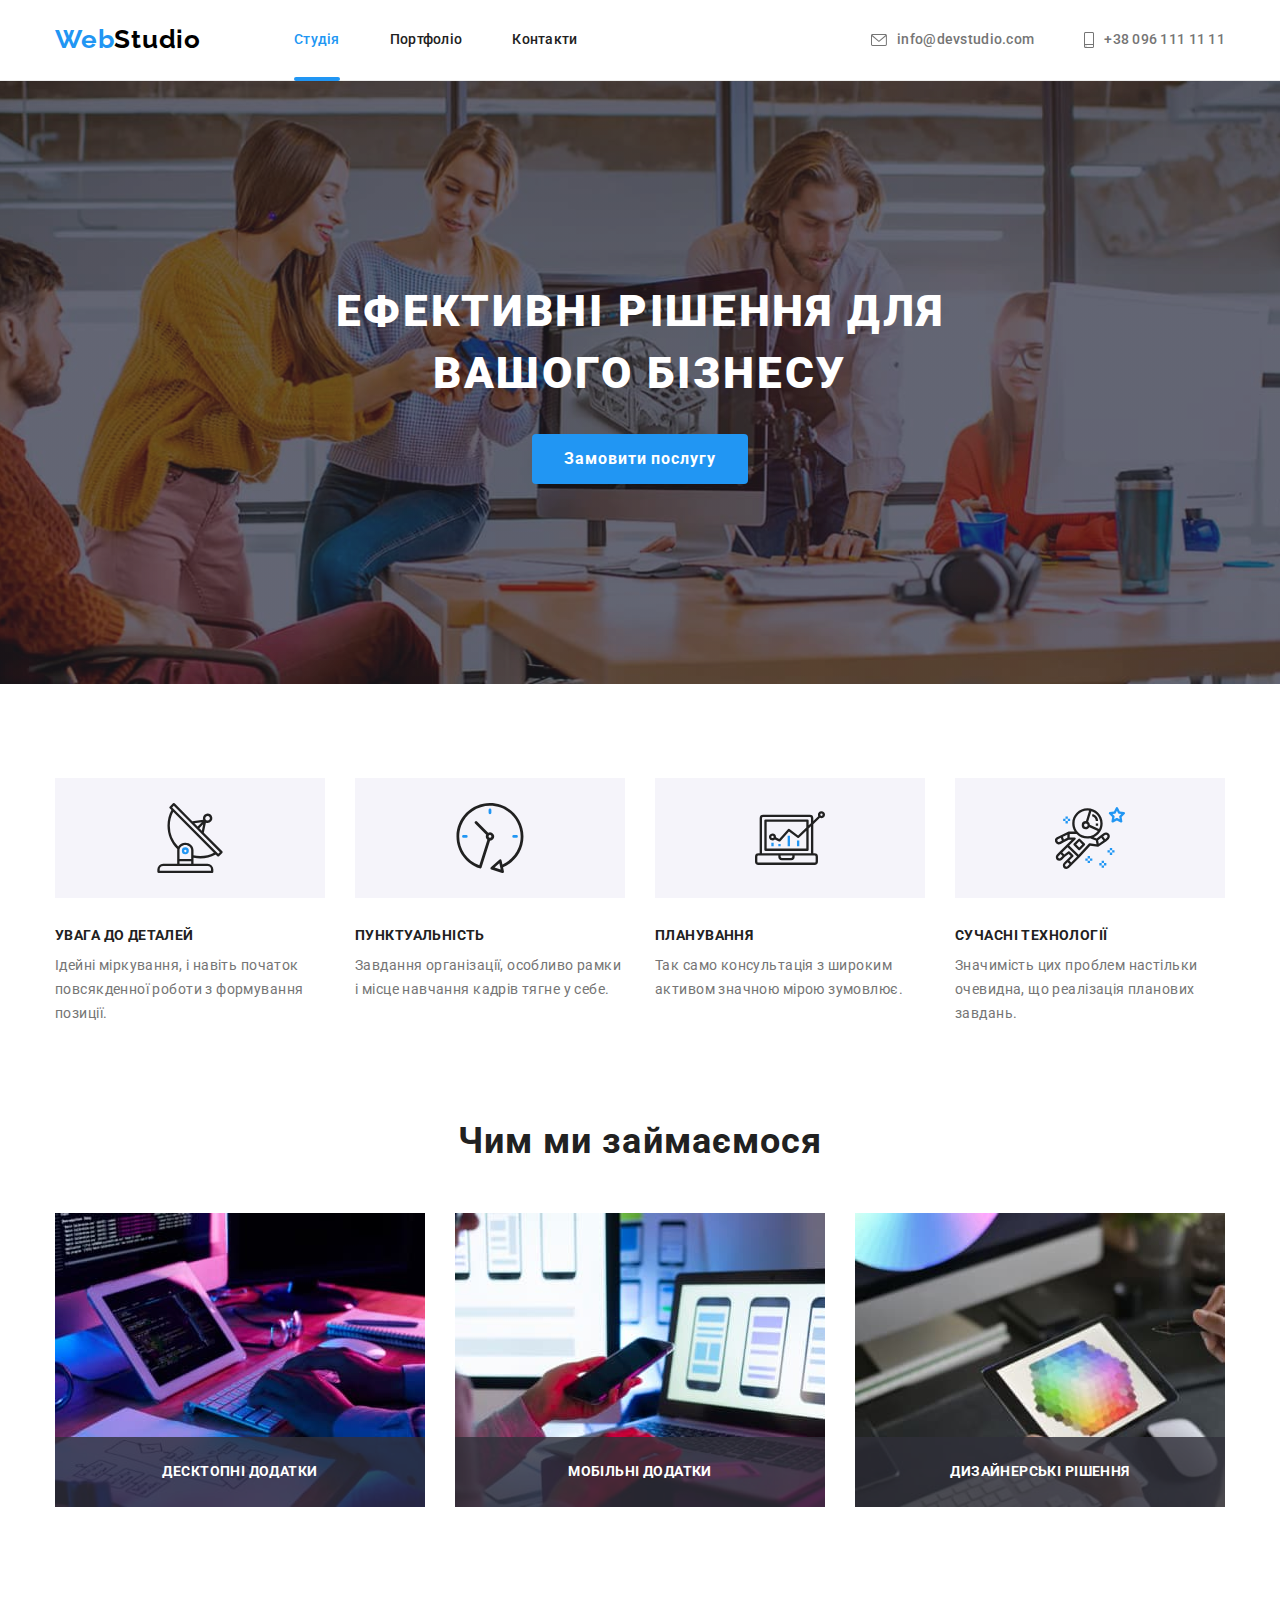
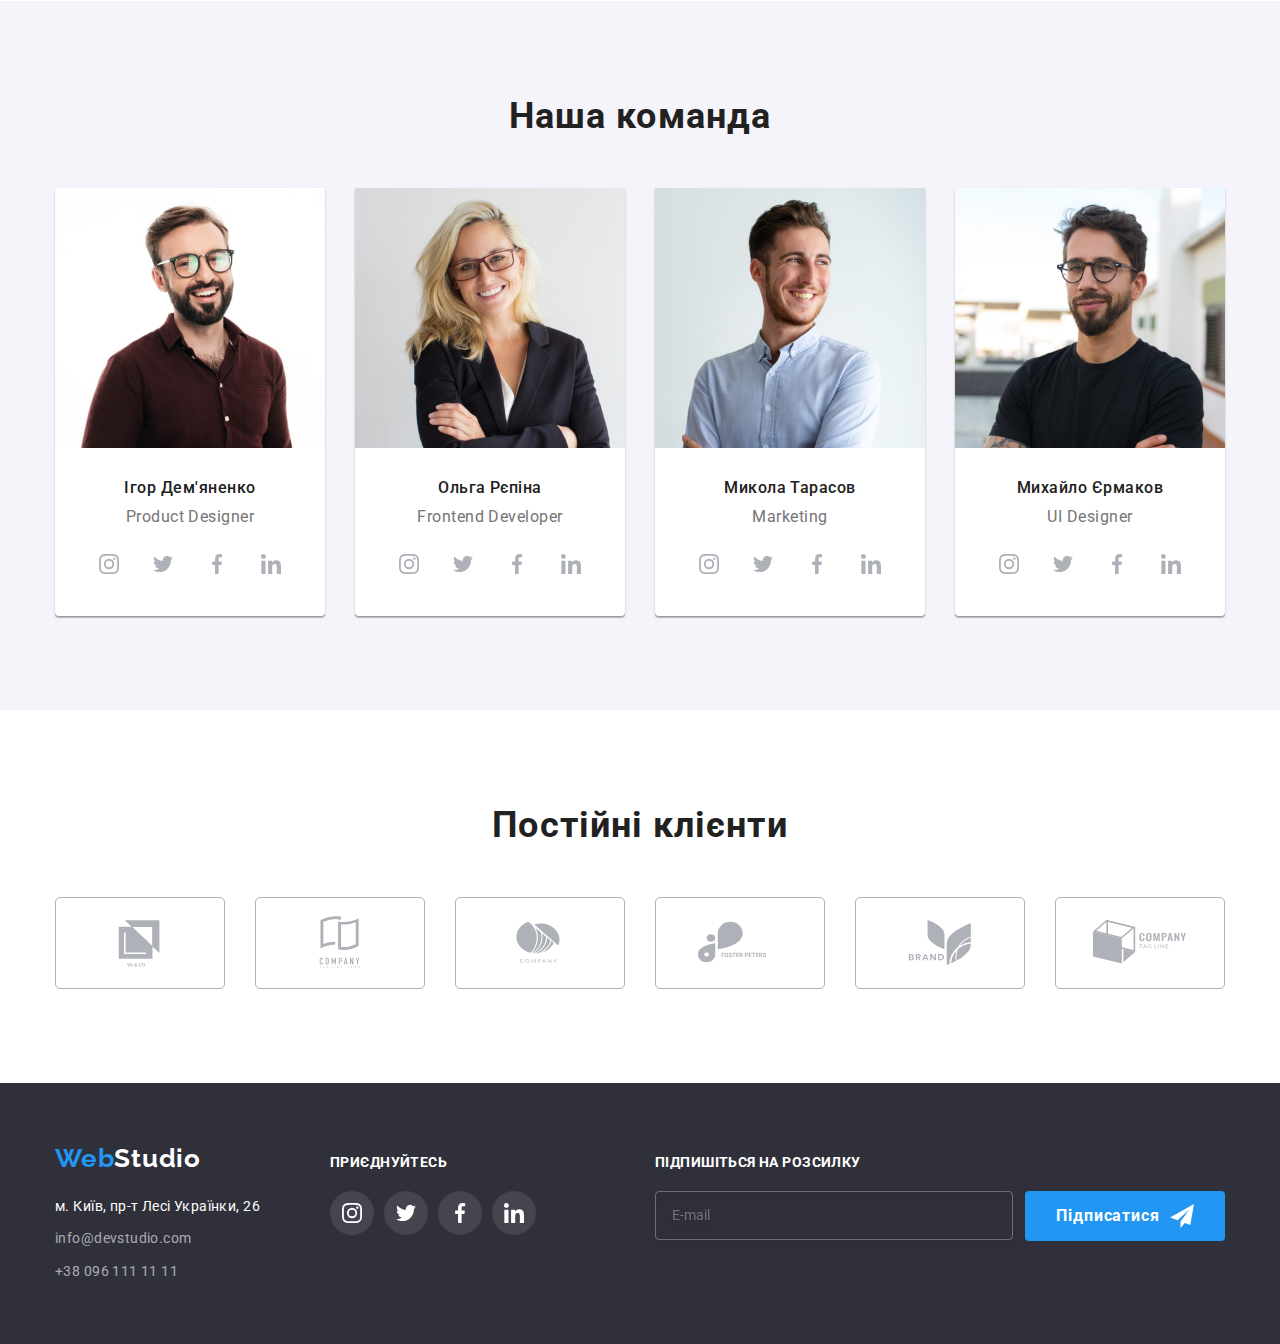
<file: index.html>
<!DOCTYPE html>
<html lang="uk">
    <head>
        <meta charset="UTF-8" />
        <meta http-equiv="X-UA-Compatible" content="IE=edge" />
        <meta name="viewport" content="width=device-width, initial-scale=1.0" />
        <title>Web Studio</title>
        <link rel="preconnect" href="https://fonts.googleapis.com" />
        <link rel="preconnect" href="https://fonts.gstatic.com" crossorigin />
        <link
            href="https://fonts.googleapis.com/css2?family=Raleway:wght@700&family=Roboto:wght@400;500;700;900&display=swap"
            rel="stylesheet"
        />
        <link rel="stylesheet" href="./css/main.min.css" />
    </head>
    <body>
        <!--Шапка-->
        <header class="header">
            <div class="container">
                <div class="header__main-nav">
                    <nav class="header__nav">
                        <a href="./index.html" class="logo header__logo link" lang="en"
                            >Web<span class="logo__inner--black">Studio</span></a
                        >
                        <ul class="menu list">
                            <li class="menu__item">
                                <a
                                    href="./index.html"
                                    class="menu__link menu__link--active link"
                                    >Студія</a
                                >
                            </li>
                            <li class="menu__item">
                                <a
                                    href="./portfolio.html"
                                    class="menu__link link"
                                    >Портфоліо</a
                                >
                            </li>
                            <li class="menu__item">
                                <a href="" class="menu__link link">Контакти</a>
                            </li>
                        </ul>
                    </nav>
                    <ul class="auth-nav list">
                        <li class="auth-nav__item">
                            <a
                                href="mailto:info@devstudio.com"
                                class="auth-nav__link link"
                            >
                                <svg
                                    class="auth-nav__icon"
                                    width="16"
                                    height="12"
                                >
                                    <use
                                        href="./images/icons.svg#icon-envelope"
                                    ></use>
                                </svg>
                                info@devstudio.com</a
                            >
                        </li>
                        <li class="auth-nav__item">
                            <a href="tel:+38096111111" class="auth-nav__link link">
                                <svg
                                    class="auth-nav__icon"
                                    width="10"
                                    height="16"
                                >
                                    <use
                                        href="./images/icons.svg#icon-smartphone"
                                    ></use>
                                </svg>
                                +38 096 111 11 11</a
                            >
                        </li>
                    </ul>
                </div>
            </div>
        </header>
        <!--Головний контент сторінки-->
        <main>
            <!--Головна секція-->
            <section class="hero">
                <div class="container">
                    <h1 class="hero__title">
                        Ефективні рішення для вашого бізнесу
                    </h1>
                    <button type="button" class="hero__btn" data-modal-open>
                        Замовити послугу
                    </button>
                </div>
            </section>
            <!--Особливості-->
            <section class="section features">
                <div class="container">
                    <h2 class="visually-hidden">Особливості</h2>
                    <ul class="features__list list">
                        <li class="features__item">
                            <div class="features__image-wrapper">
                                <svg
                                    class="features__icon"
                                    width="70"
                                    height="70"
                                >
                                    <use
                                        href="./images/icons.svg#icon-antenna"
                                    ></use>
                                </svg>
                            </div>
                            <h3 class="features__title">УВАГА ДО ДЕТАЛЕЙ</h3>
                            <p class="features__text">
                                Ідейні міркування, і навіть початок повсякденної
                                роботи з формування позиції.
                            </p>
                        </li>
                        <li class="features__item">
                            <div class="features__image-wrapper">
                                <svg
                                    class="features__icon"
                                    width="70"
                                    height="70"
                                >
                                    <use
                                        href="./images/icons.svg#icon-clock"
                                    ></use>
                                </svg>
                            </div>
                            <h3 class="features__title">ПУНКТУАЛЬНІСТЬ</h3>
                            <p class="features__text">
                                Завдання організації, особливо рамки і місце
                                навчання кадрів тягне у себе.
                            </p>
                        </li>
                        <li class="features__item">
                            <div class="features__image-wrapper">
                                <svg
                                    class="features__icon"
                                    width="70"
                                    height="70"
                                >
                                    <use
                                        href="./images/icons.svg#icon-diagram"
                                    ></use>
                                </svg>
                            </div>
                            <h3 class="features__title">ПЛАНУВАННЯ</h3>
                            <p class="features__text">
                                Так само консультація з широким активом значною
                                мірою зумовлює.
                            </p>
                        </li>
                        <li class="features__item">
                            <div class="features__image-wrapper">
                                <svg
                                    class="features__icon"
                                    width="70"
                                    height="70"
                                >
                                    <use
                                        href="./images/icons.svg#icon-astronaut"
                                    ></use>
                                </svg>
                            </div>
                            <h3 class="features__title">СУЧАСНІ ТЕХНОЛОГІЇ</h3>
                            <p class="features__text">
                                Значимість цих проблем настільки очевидна, що
                                реалізація планових завдань.
                            </p>
                        </li>
                    </ul>
                </div>
            </section>
            <!--Чим ми займаємось-->
            <section class="section work">
                <div class="container">
                    <h2 class="section-title">Чим ми займаємося</h2>
                    <ul class="work__list list">
                        <li class="work__item">
                            <img
                                src="./images/box_1.jpg"
                                alt="Приклад 1"
                                width="370"
                                height="294"
                            />
                            <div class="work__overlay">
                                <p class="work__text">Десктопні додатки</p>
                            </div>
                        </li>
                        <li class="work__item">
                            <img
                                src="./images/box_2.jpg"
                                alt="Приклад 2"
                                width="370"
                                height="294"
                            />
                            <div class="work__overlay">
                                <p class="work__text">Мобільні додатки</p>
                            </div>
                        </li>
                        <li class="work__item">
                            <img
                                src="./images/box_3.jpg"
                                alt="Приклад 3"
                                width="370"
                                height="294"
                            />
                            <div class="work__overlay">
                                <p class="work__text">Дизайнерські рішення</p>
                            </div>
                        </li>
                    </ul>
                </div>
            </section>
            <!--Наша команда-->
            <section class="section team">
                <div class="container">
                    <h2 class="section-title">Наша команда</h2>
                    <ul class="team__list list">
                        <li class="team__item">
                            <img
                                src="./images/Ihor_Demyanenko.jpg"
                                alt="Ігор Дем'яненко фото"
                                width="270"
                                height="260"
                            />
                            <div class="team__wrapper">
                                <h3 class="team__title">Ігор Дем'яненко</h3>
                                <p lang="en" class="team__text">Product Designer</p>
                                <ul class="social list">
                                    <li class="social__item">
                                        <a href="" class="social__link link">
                                            <svg
                                                class="social__icon"
                                                width="20"
                                                height="20"
                                            >
                                                <use
                                                    href="./images/icons.svg#icon-instagram"
                                                ></use>
                                            </svg>
                                        </a>
                                    </li>
                                    <li class="social__item">
                                        <a href="" class="social__link link">
                                            <svg
                                                class="social__icon"
                                                width="20"
                                                height="20"
                                            >
                                                <use
                                                    href="./images/icons.svg#icon-twitter"
                                                ></use>
                                            </svg>
                                        </a>
                                    </li>
                                    <li class="social__item">
                                        <a href="" class="social__link link">
                                            <svg
                                                class="social__icon"
                                                width="20"
                                                height="20"
                                            >
                                                <use
                                                    href="./images/icons.svg#icon-facebook"
                                                ></use>
                                            </svg>
                                        </a>
                                    </li>
                                    <li class="social__item">
                                        <a href="" class="social__link link">
                                            <svg
                                                class="social__icon"
                                                width="20"
                                                height="20"
                                            >
                                                <use
                                                    href="./images/icons.svg#icon-linkedin"
                                                ></use>
                                            </svg>
                                        </a>
                                    </li>
                                </ul>
                            </div>
                        </li>
                        <li class="team__item">
                            <img
                                src="./images/Olga_Repina.jpg"
                                alt="Ольга Рєпіна фото"
                                width="270"
                                height="260"
                            />
                            <div class="team__wrapper">
                                <h3 class="team__title">Ольга Рєпіна</h3>
                                <p lang="en" class="team__text">Frontend Developer</p>
                                <ul class="social list">
                                    <li class="social__item">
                                        <a href="" class="social__link link">
                                            <svg
                                                class="social__icon"
                                                width="20"
                                                height="20"
                                            >
                                                <use
                                                    href="./images/icons.svg#icon-instagram"
                                                ></use>
                                            </svg>
                                        </a>
                                    </li>
                                    <li class="social__item">
                                        <a href="" class="social__link link">
                                            <svg
                                                class="social__icon"
                                                width="20"
                                                height="20"
                                            >
                                                <use
                                                    href="./images/icons.svg#icon-twitter"
                                                ></use>
                                            </svg>
                                        </a>
                                    </li>
                                    <li class="social__item">
                                        <a href="" class="social__link link">
                                            <svg
                                                class="social__icon"
                                                width="20"
                                                height="20"
                                            >
                                                <use
                                                    href="./images/icons.svg#icon-facebook"
                                                ></use>
                                            </svg>
                                        </a>
                                    </li>
                                    <li class="social__item">
                                        <a href="" class="social__link link">
                                            <svg
                                                class="social__icon"
                                                width="20"
                                                height="20"
                                            >
                                                <use
                                                    href="./images/icons.svg#icon-linkedin"
                                                ></use>
                                            </svg>
                                        </a>
                                    </li>
                                </ul>
                            </div>
                        </li>
                        <li class="team__item">
                            <img
                                src="./images/Mykola_Tarasov.jpg"
                                alt="Микола Тарасов фото"
                                width="270"
                                height="260"
                            />
                            <div class="team__wrapper">
                                <h3 class="team__title">Микола Тарасов</h3>
                                <p lang="en" class="team__text">Marketing</p>
                                <ul class="social list">
                                    <li class="social__item">
                                        <a href="" class="social__link link">
                                            <svg
                                                class="social__icon"
                                                width="20"
                                                height="20"
                                            >
                                                <use
                                                    href="./images/icons.svg#icon-instagram"
                                                ></use>
                                            </svg>
                                        </a>
                                    </li>
                                    <li class="social__item">
                                        <a href="" class="social__link link">
                                            <svg
                                                class="social__icon"
                                                width="20"
                                                height="20"
                                            >
                                                <use
                                                    href="./images/icons.svg#icon-twitter"
                                                ></use>
                                            </svg>
                                        </a>
                                    </li>
                                    <li class="social__item">
                                        <a href="" class="social__link link">
                                            <svg
                                                class="social__icon"
                                                width="20"
                                                height="20"
                                            >
                                                <use
                                                    href="./images/icons.svg#icon-facebook"
                                                ></use>
                                            </svg>
                                        </a>
                                    </li>
                                    <li class="social__item">
                                        <a href="" class="social__link link">
                                            <svg
                                                class="social__icon"
                                                width="20"
                                                height="20"
                                            >
                                                <use
                                                    href="./images/icons.svg#icon-linkedin"
                                                ></use>
                                            </svg>
                                        </a>
                                    </li>
                                </ul>
                            </div>
                        </li>
                        <li class="team__item">
                            <img
                                src="./images/Mykhailo_Yermakov.jpg"
                                alt="Михайло Єрмаков фото"
                                width="270"
                                height="260"
                            />
                            <div class="team__wrapper">
                                <h3 class="team__title">Михайло Єрмаков</h3>
                                <p lang="en" class="team__text">UI Designer</p>
                                <ul class="social list">
                                    <li class="social__item">
                                        <a href="" class="social__link link">
                                            <svg
                                                class="social__icon"
                                                width="20"
                                                height="20"
                                            >
                                                <use
                                                    href="./images/icons.svg#icon-instagram"
                                                ></use>
                                            </svg>
                                        </a>
                                    </li>
                                    <li class="social__item">
                                        <a href="" class="social__link link">
                                            <svg
                                                class="social__icon"
                                                width="20"
                                                height="20"
                                            >
                                                <use
                                                    href="./images/icons.svg#icon-twitter"
                                                ></use>
                                            </svg>
                                        </a>
                                    </li>
                                    <li class="social__item">
                                        <a href="" class="social__link link">
                                            <svg
                                                class="social__icon"
                                                width="20"
                                                height="20"
                                            >
                                                <use
                                                    href="./images/icons.svg#icon-facebook"
                                                ></use>
                                            </svg>
                                        </a>
                                    </li>
                                    <li class="social__item">
                                        <a href="" class="social__link link">
                                            <svg
                                                class="social__icon"
                                                width="20"
                                                height="20"
                                            >
                                                <use
                                                    href="./images/icons.svg#icon-linkedin"
                                                ></use>
                                            </svg>
                                        </a>
                                    </li>
                                </ul>
                            </div>
                        </li>
                    </ul>
                </div>
            </section>
            <!--Постійні клієнти-->
            <section class="section clients">
                <div class="container">
                    <h2 class="section-title">Постійні клієнти</h2>
                    <ul class="clients__list list">
                        <li class="clients__item">
                            <a href="" class="clients__link link">
                                <svg
                                    class="clients__icon"
                                    width="106"
                                    height="60"
                                >
                                    <use
                                        href="./images/icons.svg#icon-client-1"
                                    ></use>
                                </svg>
                            </a>
                        </li>
                        <li class="clients__item">
                            <a href="" class="clients__link link">
                                <svg
                                    class="clients__icon"
                                    width="106"
                                    height="60"
                                >
                                    <use
                                        href="./images/icons.svg#icon-client-2"
                                    ></use>
                                </svg>
                            </a>
                        </li>
                        <li class="clients__item">
                            <a href="" class="clients__link link">
                                <svg
                                    class="clients__icon"
                                    width="106"
                                    height="60"
                                >
                                    <use
                                        href="./images/icons.svg#icon-client-3"
                                    ></use>
                                </svg>
                            </a>
                        </li>
                        <li class="clients__item">
                            <a href="" class="clients__link link">
                                <svg
                                    class="clients__icon"
                                    width="106"
                                    height="60"
                                >
                                    <use
                                        href="./images/icons.svg#icon-client-4"
                                    ></use>
                                </svg>
                            </a>
                        </li>
                        <li class="clients__item">
                            <a href="" class="clients__link link">
                                <svg
                                    class="clients__icon"
                                    width="106"
                                    height="60"
                                >
                                    <use
                                        href="./images/icons.svg#icon-client-5"
                                    ></use>
                                </svg>
                            </a>
                        </li>
                        <li class="clients__item">
                            <a href="" class="clients__link link">
                                <svg
                                    class="clients__icon"
                                    width="106"
                                    height="60"
                                >
                                    <use
                                        href="./images/icons.svg#icon-client-6"
                                    ></use>
                                </svg>
                            </a>
                        </li>
                    </ul>
                </div>
            </section>
        </main>
        <!--Підвал-->
        <footer class="footer">
            <div class="container">
                <div class="footer__wrapper">
                    <a href="./index.html" class="logo footer__logo link" lang="en"
                        >Web<span class="logo__inner--white">Studio</span></a
                    >
                    <address class="footer__address">
                        <ul class="footer__list list">
                            <li class="footer__item">
                                м. Київ, пр-т Лесі Українки, 26
                            </li>
                            <li class="footer__item">
                                <a
                                    href="mailto:info@devstudio.com"
                                    class="footer__link link"
                                    >info@devstudio.com</a
                                >
                            </li>
                            <li class="footer__item">
                                <a href="tel:+38096111111" class="footer__link link"
                                    >+38 096 111 11 11</a
                                >
                            </li>
                        </ul>
                    </address>
                </div>
                <div class="footer__wrapper">
                    <p class="footer__text">приєднуйтесь</p>
                    <ul class="social list">
                        <li class="social__item">
                            <a href="" class="social__link link color">
                                <svg class="social__icon" width="20" height="20">
                                    <use
                                        href="./images/icons.svg#icon-instagram"
                                    ></use>
                                </svg>
                            </a>
                        </li>
                        <li class="social__item">
                            <a href="" class="social__link link color">
                                <svg class="social__icon" width="20" height="20">
                                    <use
                                        href="./images/icons.svg#icon-twitter"
                                    ></use>
                                </svg>
                            </a>
                        </li>
                        <li class="social__item">
                            <a href="" class="social__link link color">
                                <svg class="social__icon" width="20" height="20">
                                    <use
                                        href="./images/icons.svg#icon-facebook"
                                    ></use>
                                </svg>
                            </a>
                        </li>
                        <li class="social__item">
                            <a href="" class="social__link link color">
                                <svg class="social__icon" width="20" height="20">
                                    <use
                                        href="./images/icons.svg#icon-linkedin"
                                    ></use>
                                </svg>
                            </a>
                        </li>
                    </ul>
                </div>
                <div class="footer__wrapper">
                    <p class="footer__text">Підпишіться на розсилку</p>
                    <form class="footer__form" autocomplete="on">
                        <label class="footer__label">
                            <input
                            type="email"
                            name="email"
                            class="footer__email"
                            placeholder="E-mail"
                        />
                        </label>
                        <button type="submit" class="footer__btn">
                            Підписатися
                            <svg class="footer__btn-icon" width="24" height="24">
                                <use href="./images/icons.svg#icon-send"></use>
                            </svg>
                        </button>
                    </form>
                </div>
            </div>
        </footer>

        <!-- Модальне вікно -->
        <div class="backdrop is-hidden" data-modal>
            <div class="modal">
                <button
                    type="button"
                    class="modal-btn"
                    data-modal-close
                ></button>
                <form class="contact-form" autocomplete="on">
                    <h2 class="form-title">
                        Залиште свої дані, ми вам передзвонимо
                    </h2>
                    <ul class="form-list">
                        <li class="form-item">
                            <label for="name" class="form-label">Ім'я</label>
                            <div class="input-wrapper">
                                <input
                                    type="text"
                                    name="name"
                                    class="form-input"
                                    id="name"
                                />
                                <svg class="form-icon" width="18" height="18">
                                    <use
                                        href="./images/icons.svg#icon-person"
                                    ></use>
                                </svg>
                            </div>
                        </li>
                        <li class="form-item">
                            <label for="tel" class="form-label">Телефон</label>
                            <div class="input-wrapper">
                                <input
                                    type="tel"
                                    name="tel"
                                    class="form-input"
                                    id="tel"
                                />
                                <svg class="form-icon" width="18" height="18">
                                    <use
                                        href="./images/icons.svg#icon-phone"
                                    ></use>
                                </svg>
                            </div>
                        </li>
                        <li class="form-item">
                            <label for="email" class="form-label">Пошта</label>
                            <div class="input-wrapper">
                                <input
                                    type="email"
                                    name="email"
                                    class="form-input"
                                    id="email"
                                />
                                <svg class="form-icon" width="18" height="18">
                                    <use
                                        href="./images/icons.svg#icon-email"
                                    ></use>
                                </svg>
                            </div>
                        </li>
                        <li class="form-item">
                            <label for="comment" class="form-label"
                                >Коментар</label
                            >
                            <textarea
                                name="comment"
                                id="comment"
                                class="comment"
                                placeholder="Введіть текст"
                            ></textarea>
                        </li>
                    </ul>

                    <label class="accept-label">
                        <input
                            type="checkbox"
                            class="form-check visually-hidden"
                            name="check"
                        />
                        <span class="check-span"> </span>
                        Погоджуюся з розсилкою та приймаю
                        <a href="" class="form-link">Умови договору</a></label
                    >

                    <button type="submit" class="form__btn">
                        Відправити
                    </button>
                </form>
            </div>
        </div>

        <script src="./js/modal.js"></script>
    </body>
</html>
</file>
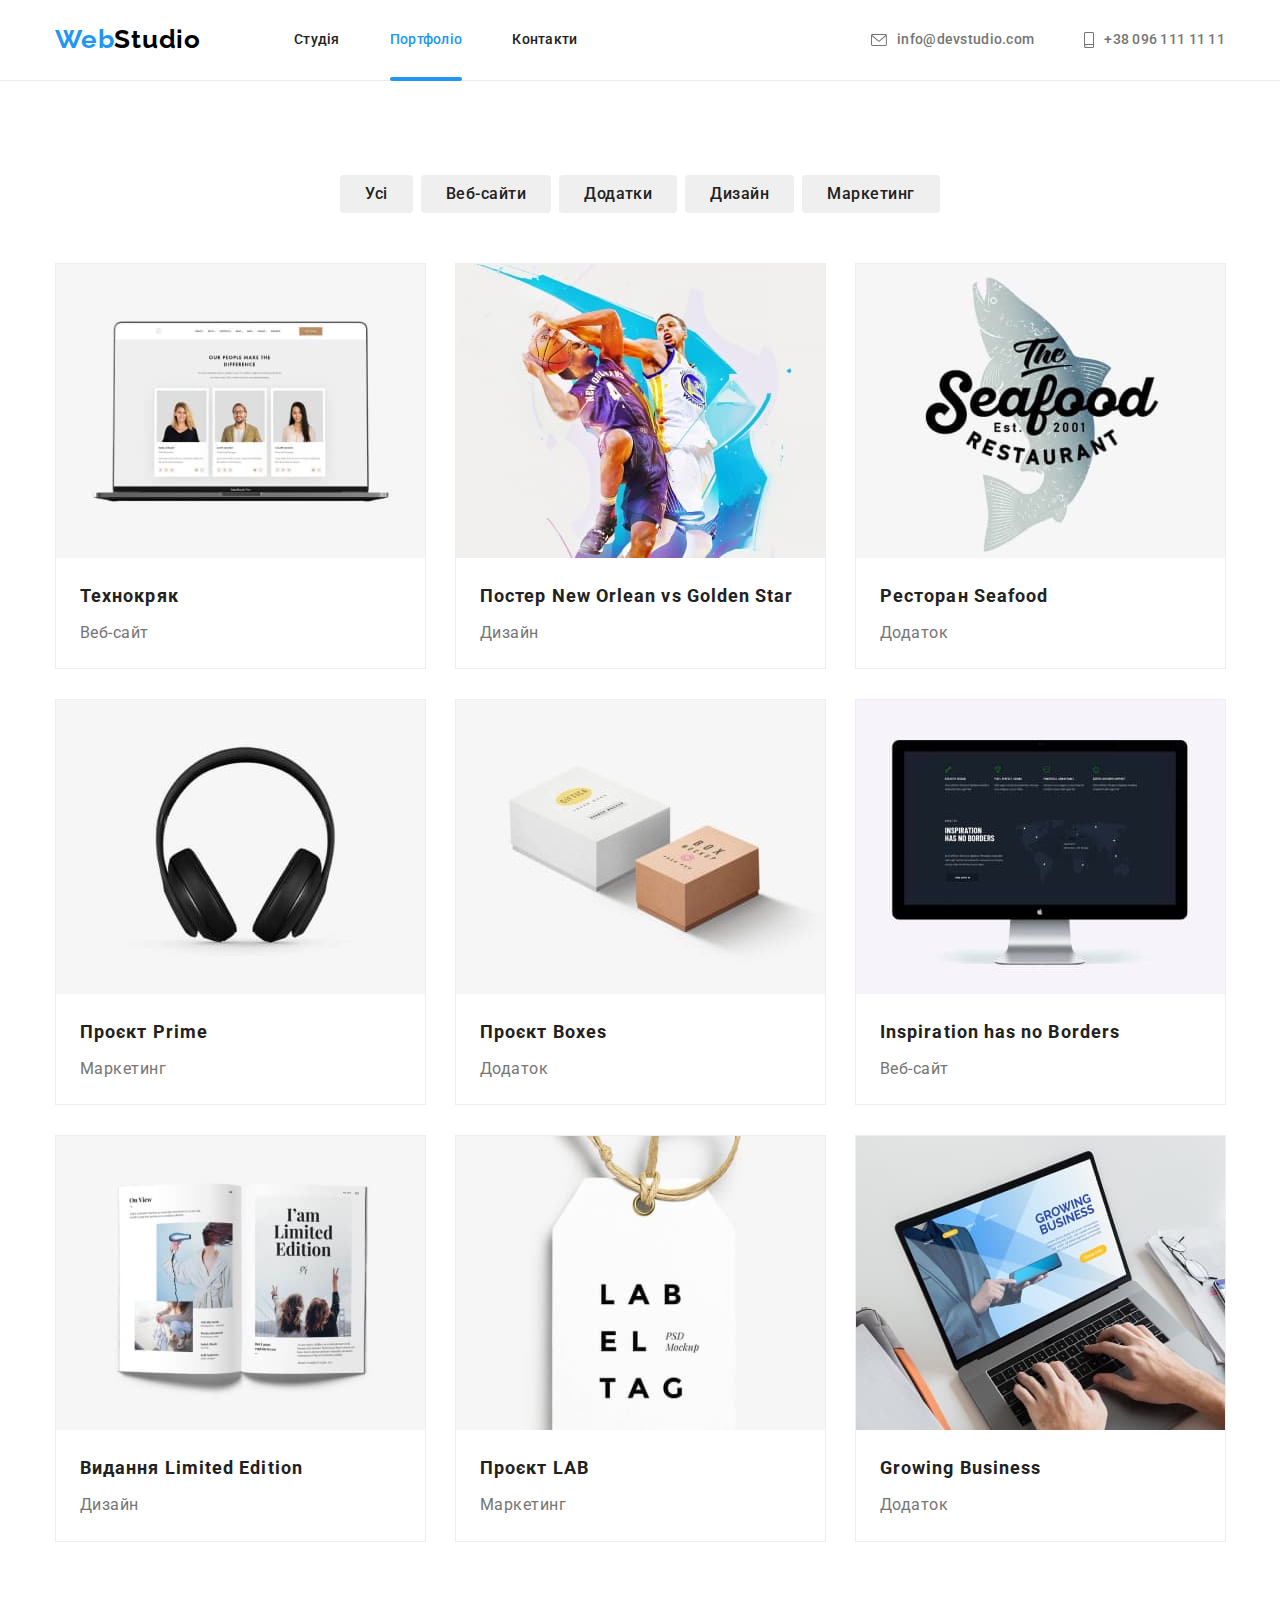
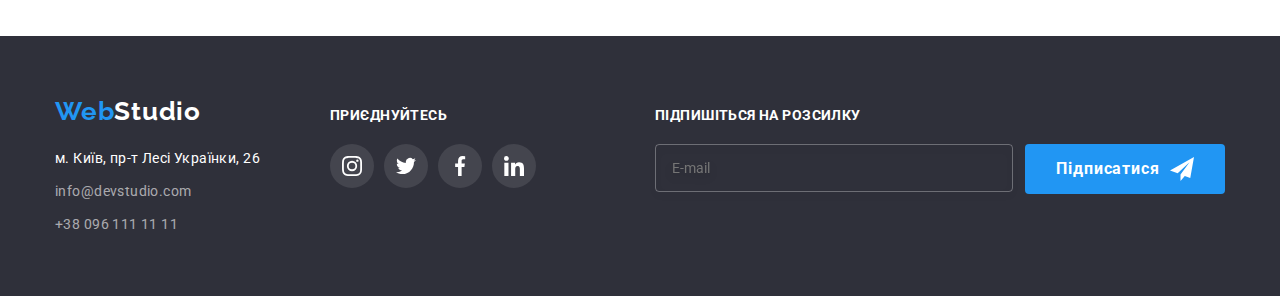
<file: portfolio.html>
<!DOCTYPE html>
<html lang="uk">
    <head>
        <meta charset="UTF-8" />
        <meta http-equiv="X-UA-Compatible" content="IE=edge" />
        <meta name="viewport" content="width, initial-scale=1.0" />
        <title>Portfolio</title>
        <link rel="preconnect" href="https://fonts.googleapis.com" />
        <link rel="preconnect" href="https://fonts.gstatic.com" crossorigin />
        <link
            href="https://fonts.googleapis.com/css2?family=Raleway:wght@700&family=Roboto:wght@400;500;700;900&display=swap"
            rel="stylesheet"
        />
        <link
            rel="stylesheet"
            href="https://cdnjs.cloudflare.com/ajax/libs/modern-normalize/1.1.0/modern-normalize.min.css"
        />
        <link rel="stylesheet" href="./css/main.min.css" />
    </head>
    <body>
        <!--Шапка-->
<header class="header">
    <div class="container">
        <div class="header__main-nav">
            <nav class="header__nav">
                <a href="./index.html" class="logo header__logo link" lang="en">Web<span
                        class="logo__inner--black">Studio</span></a>
                <ul class="menu list">
                    <li class="menu__item">
                        <a href="./index.html" class="menu__link link">Студія</a>
                    </li>
                    <li class="menu__item">
                        <a href="./portfolio.html" class="menu__link menu__link--active link">Портфоліо</a>
                    </li>
                    <li class="menu__item">
                        <a href="" class="menu__link link">Контакти</a>
                    </li>
                </ul>
            </nav>
            <ul class="auth-nav list">
                <li class="auth-nav__item">
                    <a href="mailto:info@devstudio.com" class="auth-nav__link link">
                        <svg class="auth-nav__icon" width="16" height="12">
                            <use href="./images/icons.svg#icon-envelope"></use>
                        </svg>
                        info@devstudio.com</a>
                </li>
                <li class="auth-nav__item">
                    <a href="tel:+38096111111" class="auth-nav__link link">
                        <svg class="auth-nav__icon" width="10" height="16">
                            <use href="./images/icons.svg#icon-smartphone"></use>
                        </svg>
                        +38 096 111 11 11</a>
                </li>
            </ul>
        </div>
    </div>
</header>
        <!-- Контент сторінки портфолио -->
        <main>
            <section class="section portfolio">
                <div class="container">
                    <h1 class="visually-hidden">Портфолио</h1>
                    <ul class="portfolio__menu list">
                        <li class="portfolio__item">
                            <button class="portfolio__btn" type="button">
                                Усі
                            </button>
                        </li>
                        <li class="portfolio__item">
                            <button class="portfolio__btn" type="button">
                                Веб-сайти
                            </button>
                        </li>
                        <li class="portfolio__item">
                            <button class="portfolio__btn" type="button">
                                Додатки
                            </button>
                        </li>
                        <li class="portfolio__item">
                            <button class="portfolio__btn" type="button">
                                Дизайн
                            </button>
                        </li>
                        <li class="portfolio__item">
                            <button class="portfolio__btn" type="button">
                                Маркетинг
                            </button>
                        </li>
                    </ul>
                    <ul class="gallery list">
                        <li class="gallery__item">
                            <a href="" class="gallery__link link">
                                <div class="gallery__image">
                                    <img
                                        src="./images/portfolio-card-1.jpg"
                                        alt="Портфолио 1"
                                        width="370"
                                        height="294"
                                    />
                                    <div class="gallery__overlay">
                                        <p class="gallery__overlay-text">
                                            Ресурс пропонує комплексні
                                            пропозиції з різним рівнем
                                            функціоналу та сервісів. Все це
                                            дозволить відвідувачу отримати
                                            вичерпні відомості про компанію чи
                                            приватну особу.
                                        </p>
                                    </div>
                                </div>
                                <div class="gallery__wrapper">
                                    <h2 class="gallery__title">Технокряк</h2>
                                    <p class="gallery__text">Веб-сайт</p>
                                </div>
                            </a>
                        </li>
                        <li class="gallery__item">
                            <a href="" class="gallery__link link">
                                <div class="gallery__image">
                                    <img
                                        src="./images/portfolio-card-2.jpg"
                                        alt="Портфолио 2"
                                        width="370"
                                        height="294"
                                    />
                                    <div class="gallery__overlay">
                                        <p class="gallery__overlay-text">
                                            Ресурс пропонує комплексні
                                            пропозиції з різним рівнем
                                            функціоналу та сервісів. Все це
                                            дозволить відвідувачу отримати
                                            вичерпні відомості про компанію чи
                                            приватну особу.
                                        </p>
                                    </div>
                                </div>
                                <div class="gallery__wrapper">
                                    <h2 class="gallery__title">
                                        Постер New Orlean vs Golden Star
                                    </h2>
                                    <p class="gallery__text">Дизайн</p>
                                </div>
                            </a>
                        </li>
                        <li class="gallery__item">
                            <a href="" class="gallery__link link">
                                <div class="gallery__image">
                                    <img
                                        src="./images/portfolio-card-3.jpg"
                                        alt="Портфолио 3"
                                        width="370"
                                        height="294"
                                    />
                                    <div class="gallery__overlay">
                                        <p class="gallery__overlay-text">
                                            Ресурс пропонує комплексні
                                            пропозиції з різним рівнем
                                            функціоналу та сервісів. Все це
                                            дозволить відвідувачу отримати
                                            вичерпні відомості про компанію чи
                                            приватну особу.
                                        </p>
                                    </div>
                                </div>
                                <div class="gallery__wrapper">
                                    <h2 class="gallery__title">Ресторан Seafood</h2>
                                    <p class="gallery__text">Додаток</p>
                                </div>
                            </a>
                        </li>
                        <li class="gallery__item">
                            <a href="" class="gallery__link link">
                                <div class="gallery__image">
                                    <img
                                        src="./images/portfolio-card-4.jpg"
                                        alt="Портфолио 4"
                                        width="370"
                                        height="294"
                                    />
                                    <div class="gallery__overlay">
                                        <p class="gallery__overlay-text">
                                            Ресурс пропонує комплексні
                                            пропозиції з різним рівнем
                                            функціоналу та сервісів. Все це
                                            дозволить відвідувачу отримати
                                            вичерпні відомості про компанію чи
                                            приватну особу.
                                        </p>
                                    </div>
                                </div>
                                <div class="gallery__wrapper">
                                    <h2 class="gallery__title">Проєкт Prime</h2>
                                    <p class="gallery__text">Маркетинг</p>
                                </div>
                            </a>
                        </li>
                        <li class="gallery__item">
                            <a href="" class="gallery__link link">
                                <div class="gallery__image">
                                    <img
                                        src="./images/portfolio-card-5.jpg"
                                        alt="Портфолио 5"
                                        width="370"
                                        height="294"
                                    />
                                    <div class="gallery__overlay">
                                        <p class="gallery__overlay-text">
                                            Ресурс пропонує комплексні
                                            пропозиції з різним рівнем
                                            функціоналу та сервісів. Все це
                                            дозволить відвідувачу отримати
                                            вичерпні відомості про компанію чи
                                            приватну особу.
                                        </p>
                                    </div>
                                </div>
                                <div class="gallery__wrapper">
                                    <h2 class="gallery__title">Проєкт Boxes</h2>
                                    <p class="gallery__text">Додаток</p>
                                </div>
                            </a>
                        </li>
                        <li class="gallery__item">
                            <a href="" class="gallery__link link">
                                <div class="gallery__image">
                                    <img
                                        src="./images/portfolio-card-6.jpg"
                                        alt="Портфолио 6"
                                        width="370"
                                        height="294"
                                    />
                                    <div class="gallery__overlay">
                                        <p class="gallery__overlay-text">
                                            Ресурс пропонує комплексні
                                            пропозиції з різним рівнем
                                            функціоналу та сервісів. Все це
                                            дозволить відвідувачу отримати
                                            вичерпні відомості про компанію чи
                                            приватну особу.
                                        </p>
                                    </div>
                                </div>
                                <div class="gallery__wrapper">
                                    <h2 class="gallery__title" lang="en">
                                        Inspiration has no Borders
                                    </h2>
                                    <p class="gallery__text">Веб-сайт</p>
                                </div>
                            </a>
                        </li>
                        <li class="gallery__item">
                            <a href="" class="gallery__link link">
                                <div class="gallery__image">
                                    <img
                                        src="./images/portfolio-card-7.jpg"
                                        alt="Портфолио 7"
                                        width="370"
                                        height="294"
                                    />
                                    <div class="gallery__overlay">
                                        <p class="gallery__overlay-text">
                                            Ресурс пропонує комплексні
                                            пропозиції з різним рівнем
                                            функціоналу та сервісів. Все це
                                            дозволить відвідувачу отримати
                                            вичерпні відомості про компанію чи
                                            приватну особу.
                                        </p>
                                    </div>
                                </div>
                                <div class="gallery__wrapper">
                                    <h2 class="gallery__title">
                                        Видання Limited Edition
                                    </h2>
                                    <p class="gallery__text">Дизайн</p>
                                </div>
                            </a>
                        </li>
                        <li class="gallery__item">
                            <a href="" class="gallery__link link">
                                <div class="gallery__image">
                                    <img
                                        src="./images/portfolio-card-8.jpg"
                                        alt="Портфолио 8"
                                        width="370"
                                        height="294"
                                    />
                                    <div class="gallery__overlay">
                                        <p class="gallery__overlay-text">
                                            Ресурс пропонує комплексні
                                            пропозиції з різним рівнем
                                            функціоналу та сервісів. Все це
                                            дозволить відвідувачу отримати
                                            вичерпні відомості про компанію чи
                                            приватну особу.
                                        </p>
                                    </div>
                                </div>
                                <div class="gallery__wrapper">
                                    <h2 class="gallery__title">Проєкт LAB</h2>
                                    <p class="gallery__text">Маркетинг</p>
                                </div>
                            </a>
                        </li>
                        <li class="gallery__item">
                            <a href="" class="gallery__link link">
                                <div class="gallery__image">
                                    <img
                                        src="./images/portfolio-card-9.jpg"
                                        alt="Портфолио 9"
                                        width="370"
                                        height="294"
                                    />
                                    <div class="gallery__overlay">
                                        <p class="gallery__overlay-text">
                                            Ресурс пропонує комплексні
                                            пропозиції з різним рівнем
                                            функціоналу та сервісів. Все це
                                            дозволить відвідувачу отримати
                                            вичерпні відомості про компанію чи
                                            приватну особу.
                                        </p>
                                    </div>
                                </div>
                                <div class="gallery__wrapper">
                                    <h2 class="gallery__title" lang="en">
                                        Growing Business
                                    </h2>
                                    <p class="gallery__text">Додаток</p>
                                </div>
                            </a>
                        </li>
                    </ul>
                </div>
            </section>
        </main>
        <!--Підвал-->
        <footer class="footer">
            <div class="container">
                <div class="footer__wrapper">
                    <a href="./index.html" class="logo footer__logo link" lang="en">Web<span
                            class="logo__inner--white">Studio</span></a>
                    <address class="footer__address">
                        <ul class="footer__list list">
                            <li class="footer__item">
                                м. Київ, пр-т Лесі Українки, 26
                            </li>
                            <li class="footer__item">
                                <a href="mailto:info@devstudio.com" class="footer__link link">info@devstudio.com</a>
                            </li>
                            <li class="footer__item">
                                <a href="tel:+38096111111" class="footer__link link">+38 096 111 11 11</a>
                            </li>
                        </ul>
                    </address>
                </div>
                <div class="footer__wrapper">
                    <p class="footer__text">приєднуйтесь</p>
                    <ul class="social list">
                        <li class="social__item">
                            <a href="" class="social__link link color">
                                <svg class="social__icon" width="20" height="20">
                                    <use href="./images/icons.svg#icon-instagram"></use>
                                </svg>
                            </a>
                        </li>
                        <li class="social__item">
                            <a href="" class="social__link link color">
                                <svg class="social__icon" width="20" height="20">
                                    <use href="./images/icons.svg#icon-twitter"></use>
                                </svg>
                            </a>
                        </li>
                        <li class="social__item">
                            <a href="" class="social__link link color">
                                <svg class="social__icon" width="20" height="20">
                                    <use href="./images/icons.svg#icon-facebook"></use>
                                </svg>
                            </a>
                        </li>
                        <li class="social__item">
                            <a href="" class="social__link link color">
                                <svg class="social__icon" width="20" height="20">
                                    <use href="./images/icons.svg#icon-linkedin"></use>
                                </svg>
                            </a>
                        </li>
                    </ul>
                </div>
                <div class="footer__wrapper">
                    <p class="footer__text">Підпишіться на розсилку</p>
                    <form class="footer__form" autocomplete="on">
                        <label class="footer__label">
                            <input type="email" name="email" class="footer__email" placeholder="E-mail" />
                        </label>
                        <button type="submit" class="footer__btn">
                            Підписатися
                            <svg class="footer__btn-icon" width="24" height="24">
                                <use href="./images/icons.svg#icon-send"></use>
                            </svg>
                        </button>
                    </form>
                </div>
            </div>
        </footer>
    </body>
</html>
</file>
<file: css/main.min.css>
:root{--body-background-color: #fff;--primary-title-color: #212121;--primary-text-color: #757575;--logo-text-color: #000;--accent-color: #2196f3;--button-hover-color: #188ce8;--team-background-color: #f5f4fa;--social-icons-color: #afb1b8;--footer-contact-color: rgba(255, 255, 255, 0.6);--footer-social-color: rgba(255, 255, 255, 0.1);--footer-background-color: #2f303a}.visually-hidden{position:absolute;width:1px;height:1px;margin:-1px;border:0;padding:0;white-space:nowrap;clip-path:inset(100%);clip:rect(0 0 0 0);overflow:hidden}/*! modern-normalize v1.1.0 | MIT License | https://github.com/sindresorhus/modern-normalize */*,::before,::after{box-sizing:border-box}html{line-height:1.15;-webkit-text-size-adjust:100%;-moz-tab-size:4;tab-size:4}body{margin:0;font-family:system-ui,-apple-system,"Segoe UI",Roboto,Helvetica,Arial,sans-serif,"Apple Color Emoji","Segoe UI Emoji"}hr{height:0;color:inherit}abbr[title]{text-decoration:underline dotted}b,strong{font-weight:bolder}code,kbd,samp,pre{font-family:ui-monospace,SFMono-Regular,Consolas,"Liberation Mono",Menlo,monospace;font-size:1em}small{font-size:80%}sub,sup{font-size:75%;line-height:0;position:relative;vertical-align:baseline}sub{bottom:-0.25em}sup{top:-0.5em}table{text-indent:0;border-color:inherit}button,input,optgroup,select,textarea{font-family:inherit;font-size:100%;line-height:1.15;margin:0}button,select{text-transform:none}button,[type=button],[type=reset],[type=submit]{-webkit-appearance:button}::-moz-focus-inner{border-style:none;padding:0}:-moz-focusring{outline:1px dotted ButtonText}:-moz-ui-invalid{box-shadow:none}legend{padding:0}progress{vertical-align:baseline}::-webkit-inner-spin-button,::-webkit-outer-spin-button{height:auto}[type=search]{-webkit-appearance:textfield;outline-offset:-2px}::-webkit-search-decoration{-webkit-appearance:none}::-webkit-file-upload-button{-webkit-appearance:button;font:inherit}summary{display:list-item}body{font-family:"Roboto",sans-serif;font-weight:400;font-size:14px;background-color:var(--body-background-color);color:var(--primary-text-color)}img{display:block}.list{padding:0;margin:0;list-style:none}.link{text-decoration:none}.container{max-width:1200px;padding-left:15px;padding-right:15px;margin:0 auto}.logo{display:block;font-family:"Raleway",sans-serif;font-weight:700;font-size:26px;line-height:1.2;letter-spacing:.03em;color:var(--accent-color)}.logo__inner--black{color:var(--logo-text-color)}.logo__inner--white{color:var(--body-background-color)}.section{padding-top:94px;padding-bottom:94px}.section-title{margin-top:0;margin-bottom:50px;font-weight:700;font-size:36px;line-height:1.2;text-align:center;letter-spacing:.03em;color:var(--primary-title-color)}.header{border-bottom:1px solid #ececec}.header__main-nav{display:flex}.header__nav{display:flex;align-items:center}.header__logo{margin-right:93px}.menu{display:flex}.menu__item{margin-right:50px}.menu__item:last-child{margin-right:0}.menu__link{position:relative;display:block;padding-top:32px;padding-bottom:32px;font-weight:500;line-height:1.14;letter-spacing:.02em;color:var(--primary-title-color);transition:color 250ms cubic-bezier(0.4, 0, 0.2, 1)}.menu__link:hover,.menu__link:focus{color:var(--accent-color)}.menu__link--active{color:var(--accent-color)}.menu__link--active::after{content:"";position:absolute;left:0;bottom:-1px;display:block;width:100%;height:4px;background-color:var(--accent-color);border-radius:2px}.auth-nav{display:flex;margin-left:auto;font-weight:500;line-height:1.14;letter-spacing:.02em}.auth-nav__item{margin-right:50px}.auth-nav__item:last-child{margin-right:0}.auth-nav__link{display:flex;align-items:center;padding-top:32px;padding-bottom:32px;color:var(--primary-text-color);transition:color 250ms cubic-bezier(0.4, 0, 0.2, 1)}.auth-nav__link:hover,.auth-nav__link:focus{color:var(--accent-color)}.auth-nav__icon{fill:currentColor;margin-right:10px}.auth-nav__icon:hover,.auth-nav__icon:focus{fill:currentColor}.hero{max-width:1600px;min-height:600px;padding:200px 0;margin:0 auto;background-color:var(--footer-background-color);text-align:center;background-image:linear-gradient(to right, rgba(47, 48, 58, 0.4), rgba(47, 48, 58, 0.4)),url("../images/Img.jpg");background-size:cover;background-position:center}.hero__title{width:650px;margin:0 auto 30px;font-weight:900;font-size:44px;line-height:1.4;letter-spacing:.06em;text-transform:uppercase;color:var(--body-background-color)}.hero__btn{min-width:216px;height:50px;border:none;border-radius:4px;padding:0;background-color:var(--accent-color);color:var(--body-background-color);font-family:inherit;font-weight:700;font-size:16px;line-height:1.9;text-align:center;letter-spacing:.06em;cursor:pointer;transition:color 250ms cubic-bezier(0.4, 0, 0.2, 1)}.hero__btn:hover,.hero__btn:focus{background-color:var(--button-hover-color)}.features{padding-bottom:47px}.features__list{display:flex}.features__item{margin-right:30px}.features__item:last-child{margin-right:0}.features__image-wrapper{display:flex;align-items:center;justify-content:center;width:270px;height:120px;margin-bottom:30px;background-color:var(--team-background-color)}.features__title{margin-top:0;margin-bottom:10px;font-weight:700;font-size:14px;line-height:1.14;letter-spacing:.03em;text-transform:uppercase;color:var(--primary-title-color)}.features__text{margin-top:0;margin-bottom:0;line-height:1.7;letter-spacing:.03em}.work{padding-top:47px}.work__list{display:flex}.work__item{margin-right:30px;position:relative}.work__item:last-child{margin-right:0}.work__overlay{position:absolute;left:0;bottom:0;width:100%;padding:27px 0;background-color:rgba(47,48,58,.8)}.work__text{font-weight:700;line-height:1.14;text-align:center;letter-spacing:.03em;text-transform:uppercase;color:var(--body-background-color);margin:0}.team{background-color:var(--team-background-color)}.team__list{display:flex}.team__item{margin-right:30px;box-shadow:0px 1px 3px rgba(0,0,0,.12),0px 1px 1px rgba(0,0,0,.14),0px 2px 1px rgba(0,0,0,.2);border-radius:0px 0px 4px 4px;background-color:var(--body-background-color)}.team__item:last-child{margin-right:0}.team__wrapper{padding:30px 32px}.team__title{font-weight:500;font-size:16px;line-height:1.2;text-align:center;letter-spacing:.03em;color:var(--primary-title-color);margin-top:0;margin-bottom:10px}.team__text{font-size:16px;line-height:1.2;text-align:center;letter-spacing:.03em;margin-top:0;margin-bottom:16px}.social{display:flex;align-items:center}.social__item{margin-right:10px}.social__item:last-child{margin-right:0px}.social__link{display:flex;align-items:center;justify-content:center;width:44px;height:44px;border-radius:50%;color:var(--social-icons-color);transition:background-color 250ms cubic-bezier(0.4, 0, 0.2, 1),color 250ms cubic-bezier(0.4, 0, 0.2, 1)}.social__link:hover,.social__link:focus{color:var(--body-background-color);background-color:var(--accent-color)}.social__icon{fill:currentColor}.social__icon:hover,.social__icon:focus{fill:currentColor}.clients__list{display:flex}.clients__item{margin-right:30px}.clients__item:last-child{margin-right:0px}.clients__link{display:flex;align-items:center;justify-content:center;width:170px;height:92px;border:1px solid var(--social-icons-color);border-radius:5px;color:var(--social-icons-color);transition:color 250ms cubic-bezier(0.4, 0, 0.2, 1)}.clients__link:hover,.clients__link:focus{color:var(--accent-color);border:1px solid var(--accent-color)}.clients__icon{fill:currentColor}.clients__icon:hover,.clients__icon:focus{fill:currentColor}.footer{padding-top:60px;padding-bottom:60px;background-color:var(--footer-background-color);color:var(--body-background-color)}.footer .container{display:flex;align-items:baseline}.footer__wrapper{margin-right:70px}.footer__wrapper:last-child{margin-right:0px;margin-left:auto}.footer__logo{margin-bottom:20px}.footer__address{font-style:normal}.footer__list{display:flex;flex-direction:column}.footer__item{margin-bottom:9px;line-height:1.7;letter-spacing:.03em}.footer__item:last-child{margin-bottom:0}.footer__link{color:var(--footer-contact-color);transition:color 250ms cubic-bezier(0.4, 0, 0.2, 1)}.footer__link:hover,.footer__link:focus{color:var(--accent-color)}.footer__text{margin-top:0;margin-bottom:20px;font-weight:700;line-height:1.14;letter-spacing:.03em;text-transform:uppercase}.footer .color{color:var(--body-background-color);background-color:var(--footer-social-color)}.footer__form{display:flex}.footer__label{margin-right:12px}.footer__email{min-width:358px;padding:15px 16px;background-color:inherit;border:1px solid rgba(255,255,255,.3);filter:drop-shadow(0px 4px 4px rgba(0, 0, 0, 0.15));border-radius:4px;color:var(--footer-contact-color);transition:border-color 250ms cubic-bezier(0.4, 0, 0.2, 1)}.footer__email:focus-visible{outline:none}.footer__email:hover,.footer__email:focus{border-color:var(--footer-contact-color)}.footer__btn{display:flex;align-items:center;justify-content:center;min-width:200px;height:50px;border:none;border-radius:4px;padding:0;background-color:var(--accent-color);color:var(--body-background-color);font-family:inherit;font-weight:700;font-size:16px;line-height:1.9;text-align:center;letter-spacing:.06em;cursor:pointer;transition:color 250ms cubic-bezier(0.4, 0, 0.2, 1)}.footer__btn:hover,.footer__btn:focus{background-color:var(--button-hover-color)}.footer__btn-icon{margin-left:10px}.backdrop{position:fixed;top:0;left:0;width:100%;height:100%;background-color:rgba(0,0,0,.2);visibility:visible;opacity:1;transition:opacity 250ms cubic-bezier(0.4, 0, 0.2, 1),visibility 250ms cubic-bezier(0.4, 0, 0.2, 1)}.backdrop.is-hidden{opacity:0;pointer-events:none;visibility:hidden}.backdrop.is-hidden .modal{transform:translate(-50%, -50%) scale(0.9)}.modal{position:absolute;top:50%;left:50%;min-width:528px;min-height:581px;background-color:var(--body-background-color);box-shadow:0px 1px 3px rgba(0,0,0,.12),0px 1px 1px rgba(0,0,0,.14),0px 2px 1px rgba(0,0,0,.2);border-radius:4px;transform:translate(-50%, -50%) scale(1);transition:transform 250ms cubic-bezier(0.4, 0, 0.2, 1)}.modal-btn{position:absolute;top:8px;right:8px;display:block;width:30px;height:30px;border:1px solid rgba(0,0,0,.1);border-radius:50%;background-color:var(--body-background-color);background-image:url(../images/close-black.svg);background-repeat:no-repeat;background-position:center;cursor:pointer;transition:border-color 250ms cubic-bezier(0.4, 0, 0.2, 1)}.modal-btn:hover,.modal-btn:focus{border-color:var(--accent-color)}.contact-form{padding:40px;color:#757575}.form-title{font-weight:700;font-size:20px;line-height:1.15;text-align:center;letter-spacing:.03em;color:var(--primary-title-color)}.form-list{display:flex;flex-direction:column;list-style:none;margin-bottom:20px;padding:0;font-size:12px;line-height:1.16;letter-spacing:.01em}.input-wrapper{position:relative;margin-top:4px;margin-bottom:10px}.form-input,.comment{width:100%;border:1px solid rgba(33,33,33,.2);border-radius:4px;transition:border 250ms cubic-bezier(0.4, 0, 0.2, 1)}.form-input{padding:12px 42px}.form-input:focus-within,.comment:focus-within{outline:none}.form-input:focus,.form-input:hover,.comment:focus,.comment:hover{border-color:var(--accent-color);cursor:pointer}.form-icon{position:absolute;top:50%;left:12px;transform:translateY(-50%);transition:fill 250ms cubic-bezier(0.4, 0, 0.2, 1)}.form-input:focus+.form-icon,.form-input:hover+.form-icon{fill:var(--accent-color)}.comment{height:120px;resize:none;padding:12px 16px;margin-top:4px}.comment::placeholder{color:rgba(117,117,117,.5)}.accept-label{display:flex;align-items:center;justify-content:center;margin-bottom:30px;line-height:1.7;letter-spacing:.03em}.form-link{color:var(--accent-color);transition:color 250ms cubic-bezier(0.4, 0, 0.2, 1)}.form-link:hover,.form-link:focus{color:var(--primary-title-color)}.check-span{display:inline-block;width:16px;height:15px;border:2px solid var(--primary-title-color);border-radius:4px;margin-right:7px}.form-check:checked+.check-span{background-color:var(--accent-color);background-image:url(../images/icon-check.svg);background-size:contain;background-origin:border-box;border-color:var(--accent-color)}.form__btn{display:flex;align-items:center;justify-content:center;min-width:200px;height:50px;border:none;border-radius:4px;padding:0;background-color:var(--accent-color);color:var(--body-background-color);font-family:inherit;font-weight:700;font-size:16px;line-height:1.9;text-align:center;letter-spacing:.06em;cursor:pointer;transition:color 250ms cubic-bezier(0.4, 0, 0.2, 1);margin:0 auto}.form__btn:hover,.form__btn:focus{background-color:var(--button-hover-color)}.portfolio__menu{display:flex;justify-content:center;margin-bottom:50px}.portfolio__item{margin-right:8px}.portfolio__item:last-child{margin-right:0}.portfolio__btn{padding:6px 25px;border:0;border-radius:4px;font-family:inherit;font-weight:500;font-size:16px;line-height:1.6;text-align:center;letter-spacing:.03em;color:var(--primary-title-color);transition:background-color 250ms cubic-bezier(0.4, 0, 0.2, 1),color 250ms cubic-bezier(0.4, 0, 0.2, 1)}.portfolio__btn:hover,.portfolio__btn:focus{background-color:var(--accent-color);color:var(--body-background-color);cursor:pointer}.gallery{display:flex;flex-wrap:wrap}.gallery__item{margin-right:30px;margin-bottom:30px;width:calc((100% - 60px)/3)}.gallery__item:nth-child(3n){margin-right:0}.gallery__item:nth-last-child(-n+3){margin-bottom:0}.gallery__link{width:calc(100% + 1px);display:block;border:1px solid #eee;transition:box-shadow 250ms cubic-bezier(0.4, 0, 0.2, 1)}.gallery__link:hover{box-shadow:0px 1px 1px rgba(0,0,0,.12),0px 4px 4px rgba(0,0,0,.06),1px 4px 6px rgba(0,0,0,.16)}.gallery__image{position:relative;overflow:hidden}.gallery__overlay{position:absolute;width:100%;height:100%;top:0;left:0;background-color:rgba(33,150,243,.9);padding:63px 24px;transform:translateY(101%);transition:transform 250ms cubic-bezier(0.4, 0, 0.2, 1)}.gallery__link:hover .gallery__overlay,.gallery__link:focus .gallery__overlay{transform:translateY(0)}.gallery__overlay-text{font-size:18px;line-height:1.5;letter-spacing:.03em;color:var(--body-background-color);margin:0}.gallery__wrapper{padding:20px 24px}.gallery__title{margin-top:0;margin-bottom:4px;font-weight:700;font-size:18px;line-height:2;letter-spacing:.06em;color:var(--primary-title-color)}.gallery__text{margin-top:0;margin-bottom:0;font-size:16px;line-height:1.9;letter-spacing:.03em;color:var(--primary-text-color)}/*# sourceMappingURL=main.min.css.map */
</file>
